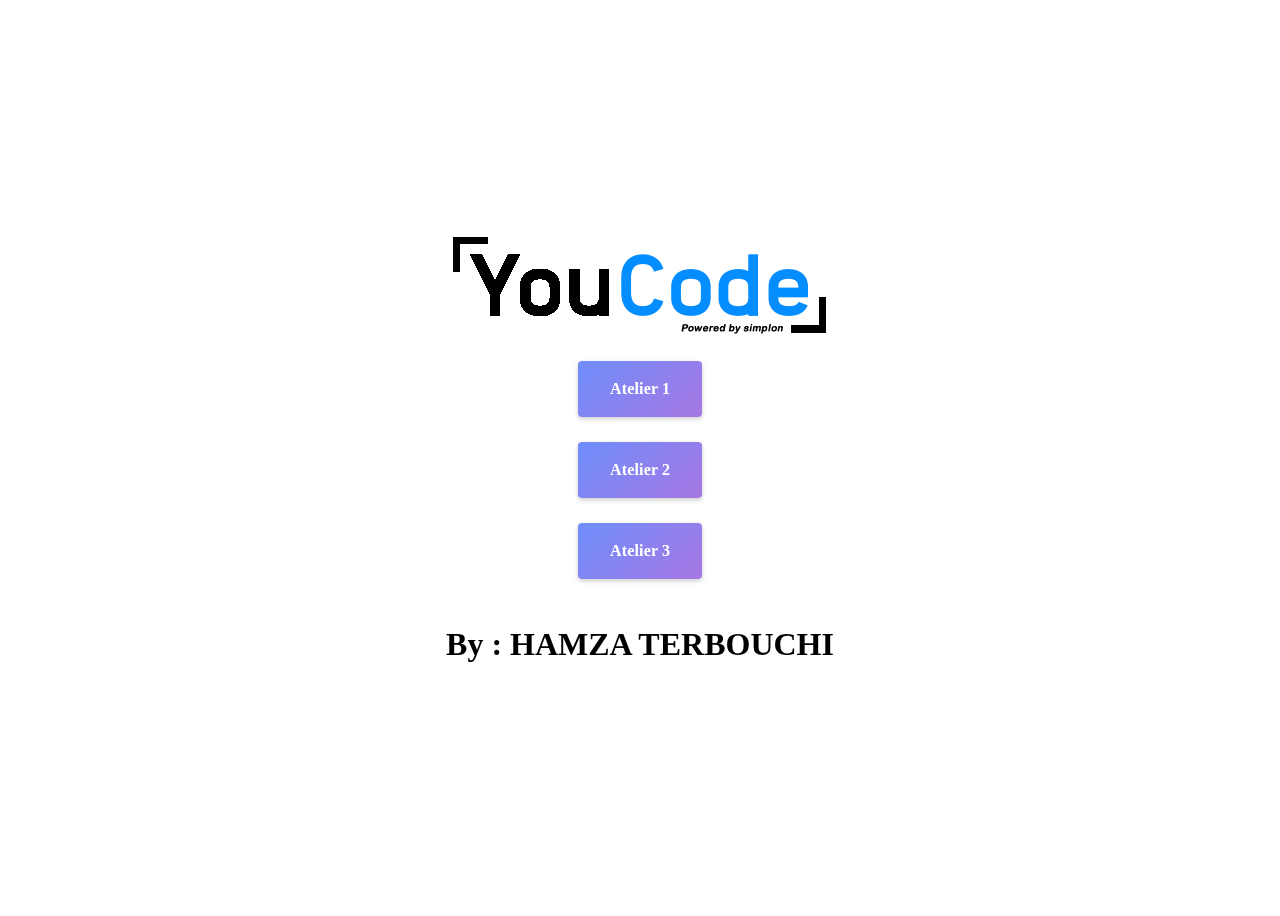
<file: index.html>
<!DOCTYPE html>
<html lang="en">

<head>
    <meta charset="UTF-8">
    <meta name="viewport" content="width=device-width, initial-scale=1.0">
    <title>Main</title>
    <link rel="stylesheet" href="style.css">
    <link rel="icon" type="image/png" sizes="32x32" href="./favicon-32x32.png">

</head>

<body>
    <img src="./logo-youcode.png" alt="logo-youcode">
    <a href="./Atelier 1/index.html" data-title="Atelier 1"></a>
    <a href="./Atelier 2/index.html" data-title="Atelier 2"></a>
    <a href="./Atelier 3/index.html" data-title="Atelier 3"></a>
    <h1>By : <strong>HAMZA TERBOUCHI</strong></h1>
</body>

</html>
</file>
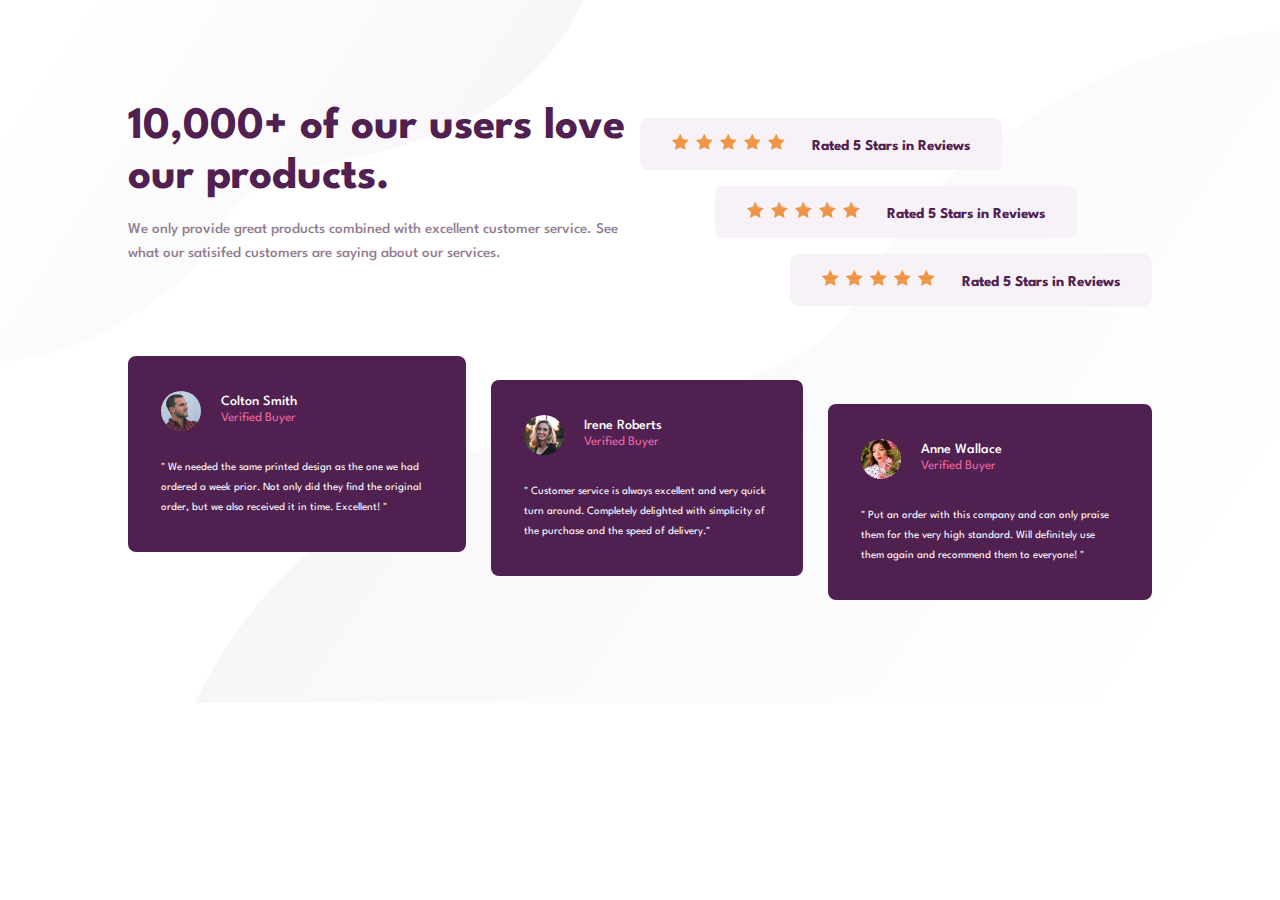
<file: Atelier 1/index.html>
<!DOCTYPE html>
<html lang="en">

<head>
    <meta charset="UTF-8">
    <meta name="viewport" content="width=device-width, initial-scale=1.0">
    <link rel="stylesheet" href="style.css" />
    <link rel="stylesheet" href="https://fonts.googleapis.com/css2?family=Spartan:wght@400;500;700&display=swap">
    <link rel="icon" type="image/png" sizes="32x32" href="./images/favicon-32x32.png">
    <title>Atelier 1</title>
</head>

<body>
    <div class="container">

        <div class="up">
            <span class="left">
		<h1>10,000+ of our users love our products.</h1>
		<h2>We only provide great products combined with excellent customer service. See what our satisifed customers are saying about our services.</h2>
	</span>

            <span class="right">
		<div class="first rate">
			<span class="stars">
				<img src="images/icon-star.svg" alt="star"/>
				<img src="images/icon-star.svg" alt="star"/>
				<img src="images/icon-star.svg" alt="star"/>
				<img src="images/icon-star.svg" alt="star"/>
				<img src="images/icon-star.svg" alt="star"/> 
			</span>
            <p class="rated">Rated 5 Stars in Reviews</p>
        </div>
        <div class="sec rate">
            <span class="stars">
			<img src="images/icon-star.svg" alt="star"/>
			<img src="images/icon-star.svg" alt="star"/>
			<img src="images/icon-star.svg" alt="star"/>
			<img src="images/icon-star.svg" alt="star"/>
			<img src="images/icon-star.svg" alt="star"/>
			</span>
            <p class="rated">Rated 5 Stars in Reviews</p>
        </div>
        <div class="third rate">
            <span class="stars">
			<img src="images/icon-star.svg" alt="star"/>
			<img src="images/icon-star.svg" alt="star"/>
			<img src="images/icon-star.svg" alt="star"/>
			<img src="images/icon-star.svg" alt="star"/>
			<img src="images/icon-star.svg" alt="star"/>
			</span>
            <p class="rated">Rated 5 Stars in Reviews</p>
        </div>
        </span>
    </div>

    <div class="down">
        <span class="testimonials one">
			
			<div class="tes">
				<img class="testi-mage" src="images/image-colton.jpg" alt="colton">
				<span class="user">
					<h3>Colton Smith</h3>
					<p class="check">Verified Buyer</p>
				</span>
    </div>
    <p class="descp">" We needed the same printed design as the one we had ordered a week prior. Not only did they find the original order, but we also received it in time. Excellent! "</p>
    </span>
    <span class="testimonials two">
			<div class="tes">
				<img class="testi-mage" src="images/image-irene.jpg" alt="irene">
				<span class="user">
					<h3>Irene Roberts</h3>
					<p class="check">Verified Buyer</p>
				</span>
    </div>
    <p class="descp">" Customer service is always excellent and very quick turn around. Completely delighted with simplicity of the purchase and the speed of delivery."
    </p>
    </span>
    <span class="testimonials three">
			<div class="tes">
				<img class="testi-mage" src="images/image-anne.jpg" alt="anne">
				<span class="user">
					<h3>Anne Wallace</h3>
					<p class="check">Verified Buyer</p>
				</span>
    </div>
    <p class="descp">" Put an order with this company and can only praise them for the very high standard. Will definitely use them again and recommend them to everyone! "
    </p>
    </span>
    </div>

    </div>
</body>

</html>
</file>
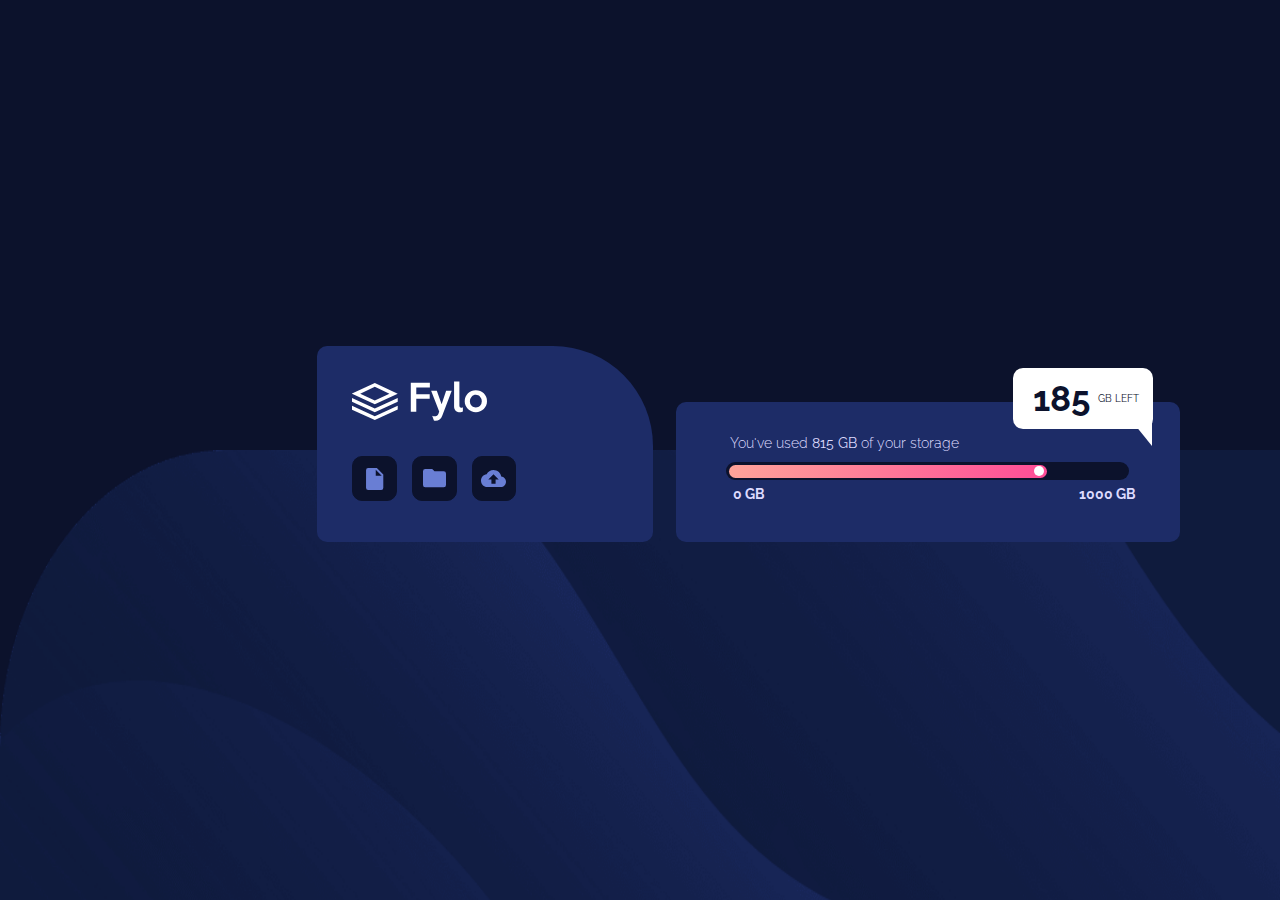
<file: Atelier 2/index.html>
<!DOCTYPE html>
<html lang="en">

<head>
    <meta charset="UTF-8">
    <meta name="viewport" content="width=device-width, initial-scale=1.0">
    <link rel="stylesheet" href="style.css">
    <link rel="icon" type="image/png" sizes="32x32" href="./images/favicon-32x32.png">
    <link href="https://fonts.googleapis.com/css2?family=Raleway:wght@400;700&display=swap" rel="stylesheet">
    <title>Atelier 2</title>
</head>


<body>
    <div class="container">
        <div class="menu">
            <div class="logo">
                <h1><img src="./images/logo.svg" alt="logo"></h1>
                </a>
            </div>
            <div class="buttons">
                <button class="document"></button>
                <button class="folder"></button>
                <button class="upload"></button>
            </div>
        </div>
        <section class="storage">
            <h2>You've used <strong>815 GB</strong> of your storage</h2>
            <div class="progress">
                <div class="progress-bar">
                    <div class="circle"></div>
                </div>
            </div>
        </section>
        <div class="left">
            <p><strong>185 </strong> GB LEFT</p>
            <div class="triangle"></div>
        </div>
    </div>
</body>

</html>
</file>
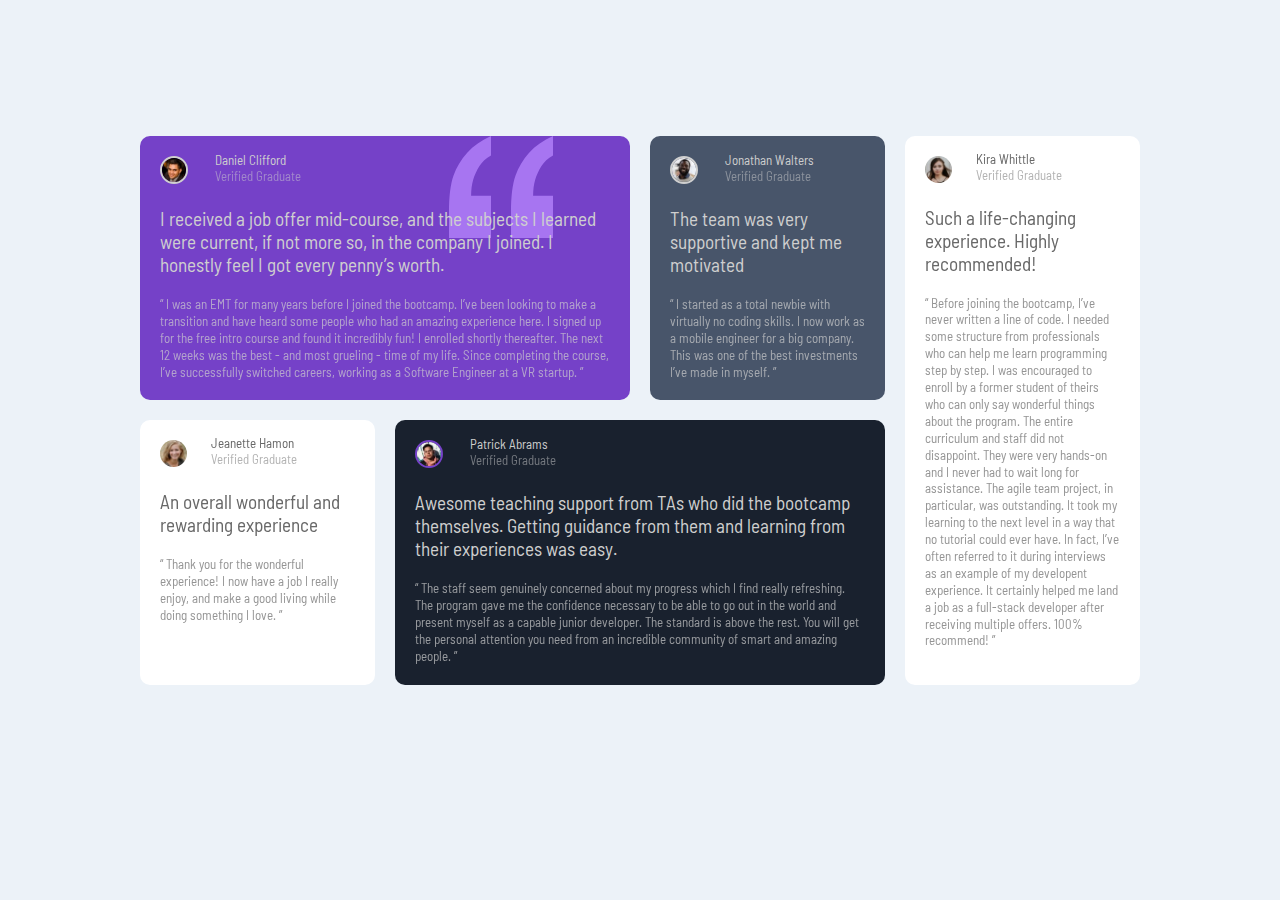
<file: Atelier 3/index.html>
<!DOCTYPE html>
<html lang="en">

<head>
    <meta charset="UTF-8">
    <meta name="viewport" content="width=device-width, initial-scale=1.0">
    <link rel="icon" type="image/png" sizes="32x32" href="./images/favicon-32x32.png">
    <title>Atelier 3</title>
    <link href="https://fonts.googleapis.com/css2?family=Barlow+Semi+Condensed:wght@500;600&display=swap" rel="stylesheet">
    <link rel="stylesheet" href="style.css">
</head>

<body>

    <div class="grid-section">
        <div class="canal-1">
            <div class="top-section">
                <div class="photo">
                    <img src="images/image-daniel.jpg" alt="photo-daniel" id="portrait">
                </div>
                <div class="details">
                    <div class="name">Daniel Clifford</div>
                    <div class="grad">Verified Graduate</div>
                </div>
            </div>
            <div class="heading">I received a job offer mid-course, and the subjects I learned were current, if not more so, in the company I joined. I honestly feel I got every penny’s worth.</div>
            <div class="text">“ I was an EMT for many years before I joined the bootcamp. I’ve been looking to make a transition and have heard some people who had an amazing experience here. I signed up for the free intro course and found it incredibly fun! I enrolled
                shortly thereafter. The next 12 weeks was the best - and most grueling - time of my life. Since completing the course, I’ve successfully switched careers, working as a Software Engineer at a VR startup. ”</div>
        </div>
        <div class="canal-2">
            <div class="top-section">
                <div class="photo">
                    <img src="images/image-jonathan.jpg" alt="photo-jonathan" id="portrait">
                </div>
                <div class="details">
                    <div class="name">Jonathan Walters</div>
                    <div class="grad">Verified Graduate</div>
                </div>
            </div>
            <div class="heading">The team was very supportive and kept me motivated</div>
            <div class="text">“ I started as a total newbie with virtually no coding skills. I now work as a mobile engineer for a big company. This was one of the best investments I’ve made in myself. ”</div>
        </div>
        <div class="canal-3">
            <div class="top-section">
                <div class="photo">
                    <img src="images/image-jeanette.jpg" alt="photo-jeanette" id="portrait">
                </div>
                <div class="details">
                    <div class="name">Jeanette Hamon</div>
                    <div class="grad">Verified Graduate</div>
                </div>
            </div>
            <div class="heading">An overall wonderful and rewarding experience</div>
            <div class="text">“ Thank you for the wonderful experience! I now have a job I really enjoy, and make a good living while doing something I love. ”</div>
        </div>
        <div class="canal-4">
            <div class="top-section">
                <div class="photo">
                    <img src="images/image-patrick.jpg" alt="photo-patrick" id="portrait">
                </div>
                <div class="details">
                    <div class="name">Patrick Abrams</div>
                    <div class="grad">Verified Graduate</div>
                </div>
            </div>
            <div class="heading">Awesome teaching support from TAs who did the bootcamp themselves. Getting guidance from them and learning from their experiences was easy.</div>
            <div class="text">“ The staff seem genuinely concerned about my progress which I find really refreshing. The program gave me the confidence necessary to be able to go out in the world and present myself as a capable junior developer. The standard is above the
                rest. You will get the personal attention you need from an incredible community of smart and amazing people. ”</div>
        </div>
        <div class="canal-5">
            <div class="top-section">
                <div class="photo">
                    <img src="images/image-kira.jpg" alt="photo-kira" id="portrait">
                </div>
                <div class="details">
                    <div class="name">Kira Whittle</div>
                    <div class="grad">Verified Graduate</div>
                </div>
            </div>
            <div class="heading">Such a life-changing experience. Highly recommended!</div>
            <div class="text">“ Before joining the bootcamp, I’ve never written a line of code. I needed some structure from professionals who can help me learn programming step by step. I was encouraged to enroll by a former student of theirs who can only say wonderful
                things about the program. The entire curriculum and staff did not disappoint. They were very hands-on and I never had to wait long for assistance. The agile team project, in particular, was outstanding. It took my learning to the next
                level in a way that no tutorial could ever have. In fact, I’ve often referred to it during interviews as an example of my developent experience. It certainly helped me land a job as a full-stack developer after receiving multiple offers.
                100% recommend! ”</div>
        </div>
    </div>


</body>

</html>
</file>
<file: style.css>
a {
    position: relative;
    display: inline-block;
    padding: 1.2em 2em;
    text-decoration: none;
    text-align: center;
    cursor: pointer;
    user-select: none;
    color: white;
}

a::before {
    content: '';
    position: absolute;
    top: 0;
    left: 0;
    bottom: 0;
    right: 0;
    background: linear-gradient(135deg, #6e8efb, #a777e3);
    border-radius: 4px;
    transition: box-shadow .5s ease, transform .2s ease;
    will-change: transform;
    box-shadow: 0 2px 5px rgba(0, 0, 0, .2);
    transform: translateY(var(--ty, 0)) rotateX(var(--rx, 0)) rotateY(var(--ry, 0)) translateZ(var(--tz, -12px));
}

a:hover::before {
    box-shadow: 0 5px 15px rgba(0, 0, 0, .3);
}

a::after {
    position: relative;
    display: inline-block;
    content: attr(data-title);
    transition: transform .2s ease;
    font-weight: bold;
    letter-spacing: .01em;
    will-change: transform;
    transform: translateY(var(--ty, 0)) rotateX(var(--rx, 0)) rotateY(var(--ry, 0));
}

body {
    display: flex;
    flex-direction: column;
    align-items: center;
    justify-content: center;
    height: 100vh;
    transform-style: preserve-3d;
    transform: perspective(800px);
    gap: 25px;
    font-family: 'Potta One', cursive;
}
</file>
<file: Atelier 1/style.css>
* {
    margin: 0;
    padding: 0;
    font-family: 'Spartan', sans-serif;
}

body {
    background-position: right bottom, left top;
    background-repeat: no-repeat, no-repeat;
    background-image: url(images/bg-pattern-bottom-desktop.svg), url(images/bg-pattern-top-desktop.svg);
    margin: 8% 10%;
}

h1 {
    line-height: 50px;
    color: hsl(300, 43%, 22%);
    font-size: 45px;
    text-align: left;
}

h2 {
    line-height: 24px;
    margin: 15px 0 0 0;
    font-weight: 500;
    color: hsl(303, 10%, 53%);
    font-size: 15px;
    text-align: left;
}

h3 {
    font-weight: 500;
    color: hsl(0, 0%, 100%);
    font-size: 14px;
}

span {
    display: inline-block;
}

.up {
    display: flex;
}

.right,
.left {
    display: flex;
    flex-direction: column;
    width: 100%;
}

.rate {
    background-color: hsl(300, 24%, 96%);
    margin-top: 16px;
    padding: 16px 32px;
    border-radius: 8px;
    text-align: center;
}

.first {
    align-self: flex-start;
}

.sec {
    align-self: center;
}

.third {
    align-self: flex-end;
}

.stars img {
    margin-right: 3px;
}

.rated {
    font-size: 15px;
    margin-left: 20px;
    display: inline-block;
    color: hsl(300, 43%, 22%);
    font-weight: 700;
}

.down {
    margin-top: 50px;
    display: flex;
    justify-content: center;
    align-items: flex-start;
    gap: 25px;
}

.testimonials {
    background-color: hsl(300, 43%, 22%);
    border-radius: 8px;
    padding: 35px 33px;
    vertical-align: top;
}

.testi-mage {
    border-radius: 50%;
    display: inline-block;
    width: 40px;
}

.user {
    margin-left: 16px;
    vertical-align: top;
    padding-top: 4px;
}

.check {
    font-size: 13px;
    display: block;
    font-weight: 400;
    color: hsl(333, 80%, 67%);
    margin-top: 4px;
}

.descp {
    color: hsl(0, 0%, 100%);
    display: block;
    font-size: 11px;
    line-height: 20px;
    margin: 22px 0 0 0;
}

.two {
    margin-top: 1.5rem;
}

.three {
    margin-top: 3rem;
}

@media only screen and (max-width: 945px) {
    body {
        background-image: url(images/bg-pattern-bottom-mobile.svg), url(images/bg-pattern-top-mobile.svg);
        background-position: right bottom, left top;
        background-repeat: no-repeat, no-repeat;
        background-size: 80%, 40%;
    }
    .down {
        flex-direction: column;
    }
    .up {
        flex-direction: column;
        align-items: center;
    }
    .container {
        flex-direction: column;
    }
    .testimonials {
        width: initial;
        align-self: flex-start;
        margin-top: 1rem;
        margin-right: 0;
        margin-left: 0;
    }
    .right {
        width: 100%;
        margin-top: 34px;
        text-align: center;
    }
    .left h2 {
        text-align: center;
    }
    h1 {
        font-size: 43px;
        line-height: 48px;
        text-align: center;
    }
    .rated {
        line-height: 16px;
    }
    .rate {
        align-self: inherit;
    }
    .first {
        text-align: center;
    }
}
</file>
<file: Atelier 2/style.css>
:root {
    --font-size: 'Raleway', sans-serif;
    --back-buttons: hsl(229, 57%, 11%);
}

* {
    box-sizing: border-box;
}

html {
    font-size: 14px;
    font-family: var(--font-size);
}

body {
    background-image: url(./images/bg-mobile.png);
    background-repeat: no-repeat;
    background-size: 52rem 56rem;
}

h2 {
    font-size: 14px;
    font-family: var(--font-size);
    font-weight: 300;
}

.attribution {
    font-size: 11px;
    text-align: center;
    color: rgb(170, 178, 245)
}

.attribution a {
    color: hsl(228, 45%, 44%);
}

.buttons button {
    padding: 1.6em 1.6em;
    border-radius: 10px;
    border: 1px solid var(--back-buttons);
    margin-right: 15px;
    background-color: var(--back-buttons);
}

.upload {
    background-image: url(images/icon-upload.svg);
    background-size: 25px;
}

.folder {
    background-image: url(images/icon-folder.svg);
    background-size: 23px;
}

.document {
    background-image: url(images/icon-document.svg);
    background-size: 18px;
}

.logo h1 {
    margin-top: 0.4rem;
}

.upload,
.folder,
.document {
    background-position: center;
    background-repeat: no-repeat;
}

.buttons {
    display: flex;
    flex-direction: row;
    flex-wrap: nowrap;
    justify-content: left;
}

.progress {
    padding: 0.2em;
    background-color: var(--back-buttons);
    border-radius: 30px;
    width: 80%;
    margin: 0 auto;
}

.progress-bar {
    background-image: linear-gradient(to right, hsl(6, 100%, 80%), hsl(335, 100%, 65%));
    position: relative;
    border-radius: 30px;
    height: 0.9em;
    width: 80%;
}

.progress-bar::before {
    content: '0 GB';
    position: absolute;
    left: 0.3em;
    top: 1.5em;
    font-weight: 700;
}

.progress-bar::after {
    content: '1000 GB';
    position: relative;
    left: 9em;
    top: 1.5em;
    font-weight: 700;
}

.circle {
    content: '';
    position: absolute;
    width: 0.7em;
    height: 0.7em;
    border-radius: 50%;
    background-color: rgb(255, 255, 255);
    left: 96%;
    top: 0.1em;
}

.container {
    display: flex;
    flex-direction: column;
    margin-right: 0.4em;
    margin-left: 0.5em;
    margin-bottom: 10em;
}

.menu {
    display: flex;
    flex-direction: column;
    height: 13em;
    background-color: hsl(228, 56%, 26%);
    border-radius: 10px;
    border-top-right-radius: 100px;
    padding: 2em;
    margin-top: 15vh;
}

.storage {
    background-color: hsl(228, 56%, 26%);
    color: hsl(243, 100%, 93%);
    font-family: var(--font-size);
    text-align: center;
    height: 11em;
    margin-top: 1em;
    border-radius: 10px;
    padding-top: 1em;
}

.left p {
    align-items: center;
    background-color: white;
    color: var(--back-buttons);
    width: 47%;
    margin: 0 auto;
    padding: 1em;
    margin-top: -30px;
    font-family: var(--font-size);
    text-align: center;
    font-weight: 400;
    font-size: 10px;
    border-radius: 10px;
}

.left strong {
    margin-right: 8px;
    margin-left: 10px;
    font-weight: 700;
    font-size: 35px;
}

@media only screen and (min-width: 720px) {
    html {
        max-width: 1440px;
        font-size: 14px;
        font-family: var(--font-size);
        margin-top: 50vh;
    }
    body {
        background-image: url(images/bg-desktop.png);
        background-color: var(--back-buttons);
        background-size: 120% 256%;
    }
    .container {
        flex-direction: row;
        width: 100%;
        margin-top: -8em;
        justify-content: center;
        margin-left: 10em;
    }
    .logo h1 {
        margin-bottom: 2rem;
        margin-top: 0rem;
    }
    .menu {
        padding: 2.5em;
        margin-top: 0;
        margin-right: 1.6em;
        height: 14em;
        width: 24em;
    }
    .storage {
        margin-top: 4em;
        height: 10em;
        width: 36em;
        text-align: left;
        padding-top: 1.5em;
        margin-right: 3rem;
    }
    .storage h2 {
        padding-left: 3.9em;
    }
    .progress-bar::after {
        left: 110%;
        top: 1.5em;
    }
    .triangle {
        border-bottom: 1.9rem solid transparent;
        border-right: 1.56rem solid white;
        position: relative;
        bottom: 0.625rem;
        left: -6.5em;
    }
    .left p {
        width: 14em;
        margin: 0 auto;
        padding: 1em;
        margin-top: 22px;
        margin-left: -209px;
        display: inline-flex;
    }
}
</file>
<file: Atelier 3/style.css>
body {
    background-color: hsl(210, 46%, 95%);
    font-family: "Barlow Semi Condensed";
    font-size: 13px;
    color: hsl(0, 0%, 81%);
}

.grid-section {
    width: 1000px;
    margin: auto;
    display: grid;
    grid-template-columns: repeat(12, 1fr);
    grid-template-rows: auto auto;
    gap: 20px;
    padding-top: 8rem;
}

.top-section {
    display: flex;
    flex-direction: row;
    align-items: center;
}

.canal-1 {
    border-radius: 10px;
    background-color: hsl(263, 55%, 52%);
    background-image: url("images/bg-pattern-quotation.svg");
    background-repeat: no-repeat;
    background-position: 80% 0%;
    grid-column: 1 / 7;
    grid-row: 1 / span 1;
}

.canal-1 #portrait {
    width: 30%;
    height: 30%;
    border-radius: 100%;
    border: solid 2px;
    margin-top: 20px;
    margin-left: 20px;
}

.canal-1 .details {
    margin-top: 12px;
    margin-left: -5px;
    display: flex;
    flex-direction: column;
}

.canal-1 .grad {
    opacity: 50%;
    font-size: .8rem;
}

.canal-1 .heading {
    font-size: 1.2rem;
    margin: 20px;
}

.canal-1 .text {
    opacity: 70%;
    margin: 20px;
    line-height: 1.3;
}

.canal-2 {
    border-radius: 10px;
    background-color: hsl(217, 19%, 35%);
    grid-column: 7 / 10;
    grid-row: 1 / span;
}

.canal-2 #portrait {
    width: 30%;
    height: 30%;
    border-radius: 100%;
    border: solid 2px;
    margin-top: 20px;
    margin-left: 20px;
}

.canal-2 .details {
    margin-top: 12px;
    margin-left: -5px;
    display: flex;
    flex-direction: column;
}

.canal-2 .grad {
    opacity: 50%;
    font-size: .8rem;
}

.canal-2 .heading {
    font-size: 1.2rem;
    margin: 20px;
}

.canal-2 .text {
    opacity: 70%;
    margin: 20px;
    line-height: 1.3;
}

.canal-3 {
    border-radius: 10px;
    background-color: hsl(0, 0%, 100%);
    grid-column: 1 / 4;
    grid-row: 2 / span 1;
}

.canal-3 #portrait {
    width: 35%;
    height: 35%;
    border-radius: 100%;
    margin-top: 20px;
    margin-left: 20px;
}

.canal-3 .details {
    margin-top: 12px;
    margin-left: -5px;
    display: flex;
    flex-direction: column;
}

.canal-3 .name {
    filter: brightness(50%);
}

.canal-3 .grad {
    filter: brightness(50%);
    opacity: 50%;
    font-size: .8rem;
}

.canal-3 .heading {
    filter: brightness(50%);
    font-size: 1.2rem;
    margin: 20px;
}

.canal-3 .text {
    filter: brightness(50%);
    opacity: 70%;
    margin: 20px;
    line-height: 1.3;
}

.canal-4 {
    border-radius: 10px;
    background-color: hsl(219, 29%, 14%);
    grid-column: 4 / 10;
    grid-row: 2 / span 1;
}

.canal-4 #portrait {
    width: 30%;
    height: 30%;
    border-radius: 100%;
    border: solid hsl(263, 55%, 52%) 2px;
    margin-top: 20px;
    margin-left: 20px;
}

.canal-4 .details {
    margin-top: 12px;
    margin-left: -5px;
    display: flex;
    flex-direction: column;
}

.canal-4 .grad {
    opacity: 50%;
    font-size: .8rem;
}

.canal-4 .heading {
    font-size: 1.2rem;
    margin: 20px;
}

.canal-4 .text {
    opacity: 70%;
    margin: 20px;
    line-height: 1.3;
}

.canal-5 {
    border-radius: 10px;
    background-color: hsl(0, 0%, 100%);
    grid-column: 10 / span 3;
    grid-row: 1 / span 2;
}

.canal-5 #portrait {
    width: 35%;
    height: 35%;
    border-radius: 100%;
    margin-top: 20px;
    margin-left: 20px;
}

.canal-5 .details {
    margin-top: 12px;
    margin-left: -5px;
    display: flex;
    flex-direction: column;
}

.canal-5 .name {
    filter: brightness(50%);
}

.canal-5 .grad {
    filter: brightness(50%);
    opacity: 50%;
    font-size: .8rem;
}

.canal-5 .heading {
    filter: brightness(50%);
    font-size: 1.2rem;
    margin: 20px;
}

.canal-5 .text {
    filter: brightness(50%);
    opacity: 70%;
    margin: 20px;
    line-height: 1.3;
}

@media (max-width:1025px) {
    .grid-section {
        grid-template-columns: repeat(1, 1fr);
        width: 100%;
        margin: auto;
        margin-top: -4rem;
    }
    .grid-section .canal-1 {
        grid-column: 1 / span 1;
        grid-row: 1 / span 1;
        padding-left: 15px;
        padding-right: 15px;
    }
    .grid-section .canal-1 .text {
        line-height: 1.4;
        font-size: 0.9rem;
    }
    .grid-section .canal-2 {
        grid-column: 1 / span 1;
        grid-row: 2 / span 1;
        padding-left: 15px;
        padding-right: 15px;
    }
    .grid-section .canal-2 .text {
        line-height: 1.4;
        font-size: 0.9rem;
    }
    .grid-section .canal-3 {
        grid-column: 1 / span 1;
        grid-row: 3 / span 1;
        padding-left: 15px;
        padding-right: 15px;
    }
    .grid-section .canal-3 .text {
        line-height: 1.4;
        font-size: 0.9rem;
    }
    .grid-section .canal-4 {
        grid-column: 1 / span 1;
        grid-row: 4 / span 1;
        padding-left: 15px;
        padding-right: 15px;
    }
    .grid-section .canal-4 .text {
        line-height: 1.4;
        font-size: 0.9rem;
    }
    .grid-section .canal-5 {
        grid-column: 1 / span 1;
        grid-row: 5 / span 1;
        padding-left: 15px;
        padding-right: 15px;
    }
    .grid-section .canal-5 .text {
        line-height: 1.4;
        font-size: 0.9rem;
    }
}
</file>
